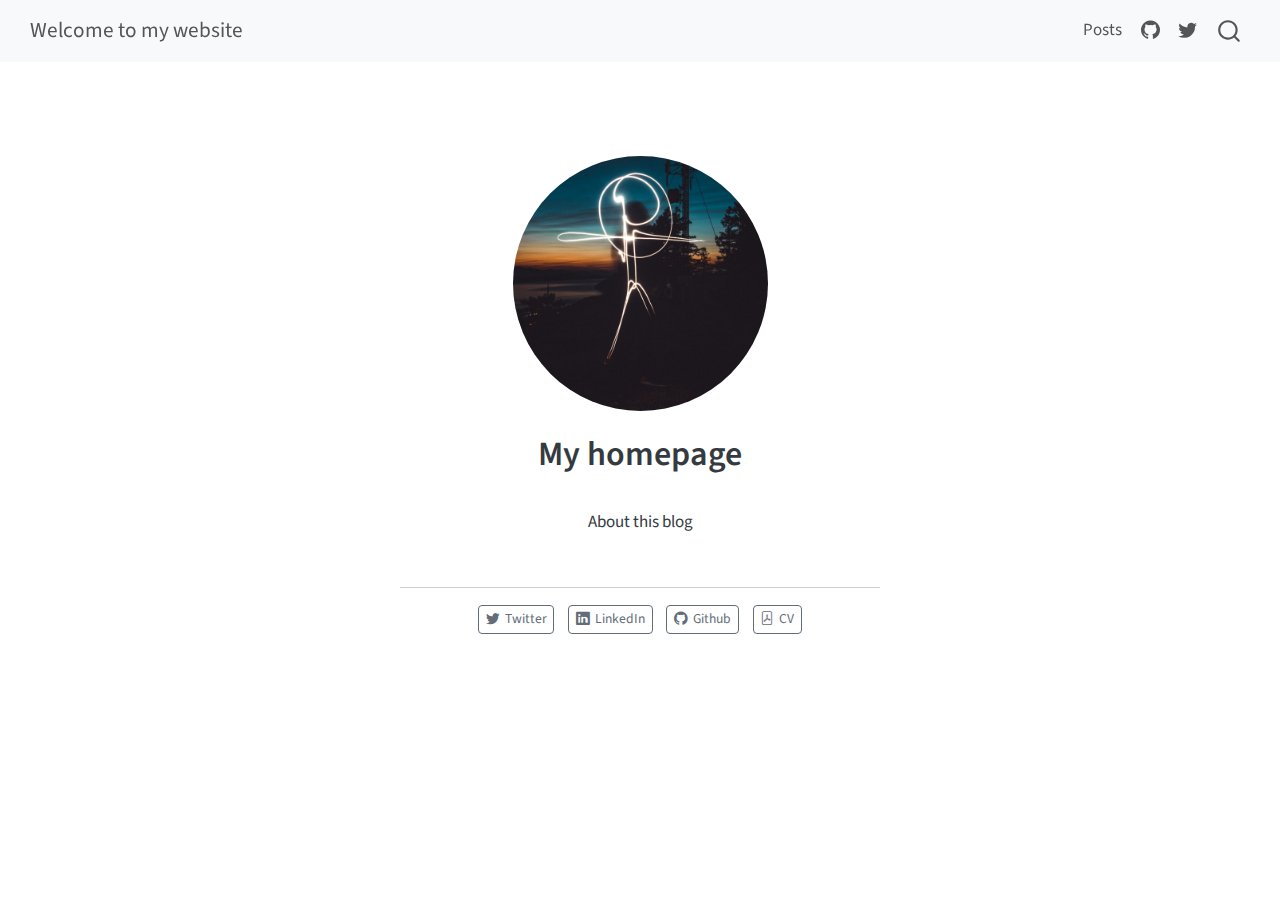
<file: index.html>
<!DOCTYPE html>
<html xmlns="http://www.w3.org/1999/xhtml" lang="en" xml:lang="en"><head>

<meta charset="utf-8">
<meta name="generator" content="quarto-1.7.26">

<meta name="viewport" content="width=device-width, initial-scale=1.0, user-scalable=yes">


<title>My homepage – Welcome to my website</title>
<style>
code{white-space: pre-wrap;}
span.smallcaps{font-variant: small-caps;}
div.columns{display: flex; gap: min(4vw, 1.5em);}
div.column{flex: auto; overflow-x: auto;}
div.hanging-indent{margin-left: 1.5em; text-indent: -1.5em;}
ul.task-list{list-style: none;}
ul.task-list li input[type="checkbox"] {
  width: 0.8em;
  margin: 0 0.8em 0.2em -1em; /* quarto-specific, see https://github.com/quarto-dev/quarto-cli/issues/4556 */ 
  vertical-align: middle;
}
</style>


<script src="site_libs/quarto-nav/quarto-nav.js"></script>
<script src="site_libs/quarto-nav/headroom.min.js"></script>
<script src="site_libs/clipboard/clipboard.min.js"></script>
<script src="site_libs/quarto-search/autocomplete.umd.js"></script>
<script src="site_libs/quarto-search/fuse.min.js"></script>
<script src="site_libs/quarto-search/quarto-search.js"></script>
<meta name="quarto:offset" content="./">
<script src="site_libs/quarto-html/quarto.js" type="module"></script>
<script src="site_libs/quarto-html/tabsets/tabsets.js" type="module"></script>
<script src="site_libs/quarto-html/popper.min.js"></script>
<script src="site_libs/quarto-html/tippy.umd.min.js"></script>
<link href="site_libs/quarto-html/tippy.css" rel="stylesheet">
<link href="site_libs/quarto-html/quarto-syntax-highlighting-53f539a478d6ecd1be31ce9fd30fd81c.css" rel="stylesheet" id="quarto-text-highlighting-styles">
<script src="site_libs/bootstrap/bootstrap.min.js"></script>
<link href="site_libs/bootstrap/bootstrap-icons.css" rel="stylesheet">
<link href="site_libs/bootstrap/bootstrap-dfb324f25d9b1687192fa8be62ac8f9c.min.css" rel="stylesheet" append-hash="true" id="quarto-bootstrap" data-mode="light">
<script id="quarto-search-options" type="application/json">{
  "location": "navbar",
  "copy-button": false,
  "collapse-after": 3,
  "panel-placement": "end",
  "type": "overlay",
  "limit": 50,
  "keyboard-shortcut": [
    "f",
    "/",
    "s"
  ],
  "show-item-context": false,
  "language": {
    "search-no-results-text": "No results",
    "search-matching-documents-text": "matching documents",
    "search-copy-link-title": "Copy link to search",
    "search-hide-matches-text": "Hide additional matches",
    "search-more-match-text": "more match in this document",
    "search-more-matches-text": "more matches in this document",
    "search-clear-button-title": "Clear",
    "search-text-placeholder": "",
    "search-detached-cancel-button-title": "Cancel",
    "search-submit-button-title": "Submit",
    "search-label": "Search"
  }
}</script>


<link rel="stylesheet" href="styles.css">
</head>

<body class="nav-fixed fullcontent quarto-light">

<div id="quarto-search-results"></div>
  <header id="quarto-header" class="headroom fixed-top">
    <nav class="navbar navbar-expand-lg " data-bs-theme="dark">
      <div class="navbar-container container-fluid">
      <div class="navbar-brand-container mx-auto">
    <a class="navbar-brand" href="./index.html">
    <span class="navbar-title">Welcome to my website</span>
    </a>
  </div>
            <div id="quarto-search" class="" title="Search"></div>
          <button class="navbar-toggler" type="button" data-bs-toggle="collapse" data-bs-target="#navbarCollapse" aria-controls="navbarCollapse" role="menu" aria-expanded="false" aria-label="Toggle navigation" onclick="if (window.quartoToggleHeadroom) { window.quartoToggleHeadroom(); }">
  <span class="navbar-toggler-icon"></span>
</button>
          <div class="collapse navbar-collapse" id="navbarCollapse">
            <ul class="navbar-nav navbar-nav-scroll ms-auto">
  <li class="nav-item">
    <a class="nav-link" href="./posts.html"> 
<span class="menu-text">Posts</span></a>
  </li>  
  <li class="nav-item compact">
    <a class="nav-link" href="https://github.com/kanaaraman"> <i class="bi bi-github" role="img">
</i> 
<span class="menu-text"></span></a>
  </li>  
  <li class="nav-item compact">
    <a class="nav-link" href="https://twitter.com"> <i class="bi bi-twitter" role="img">
</i> 
<span class="menu-text"></span></a>
  </li>  
</ul>
          </div> <!-- /navcollapse -->
            <div class="quarto-navbar-tools">
</div>
      </div> <!-- /container-fluid -->
    </nav>
</header>
<!-- content -->
<div id="quarto-content" class="quarto-container page-columns page-rows-contents page-layout-article page-navbar">
<!-- sidebar -->
<!-- margin-sidebar -->
    
<!-- main -->
<div class="quarto-about-jolla">
  <img src="profile.jpg" class="about-image
  round " style="height: 15em; width: 15em;">
 <header id="title-block-header" class="quarto-title-block default">
<div class="quarto-title">
<h1 class="title">My homepage</h1>
</div>
<div class="quarto-title-meta">
  </div>
</header><main class="content" id="quarto-document-content">
<p>About this blog</p>


</main> 
  <hr class="about-sep">
   <div class="about-links">
  <a href="https://twitter.com" class="about-link" rel="" target="">
    <i class="bi bi-twitter"></i>
     <span class="about-link-text">Twitter</span>
  </a>
  <a href="https://linkedin.com" class="about-link" rel="" target="">
    <i class="bi bi-linkedin"></i>
     <span class="about-link-text">LinkedIn</span>
  </a>
  <a href="https://github.com" class="about-link" rel="" target="">
    <i class="bi bi-github"></i>
     <span class="about-link-text">Github</span>
  </a>
  <a href="/assets/CV.pdf" class="about-link" rel="" target="">
    <i class="bi bi-file-pdf"></i>
     <span class="about-link-text">CV</span>
  </a>
</div>
</div>
 <!-- /main -->
<script id="quarto-html-after-body" type="application/javascript">
  window.document.addEventListener("DOMContentLoaded", function (event) {
    const isCodeAnnotation = (el) => {
      for (const clz of el.classList) {
        if (clz.startsWith('code-annotation-')) {                     
          return true;
        }
      }
      return false;
    }
    const onCopySuccess = function(e) {
      // button target
      const button = e.trigger;
      // don't keep focus
      button.blur();
      // flash "checked"
      button.classList.add('code-copy-button-checked');
      var currentTitle = button.getAttribute("title");
      button.setAttribute("title", "Copied!");
      let tooltip;
      if (window.bootstrap) {
        button.setAttribute("data-bs-toggle", "tooltip");
        button.setAttribute("data-bs-placement", "left");
        button.setAttribute("data-bs-title", "Copied!");
        tooltip = new bootstrap.Tooltip(button, 
          { trigger: "manual", 
            customClass: "code-copy-button-tooltip",
            offset: [0, -8]});
        tooltip.show();    
      }
      setTimeout(function() {
        if (tooltip) {
          tooltip.hide();
          button.removeAttribute("data-bs-title");
          button.removeAttribute("data-bs-toggle");
          button.removeAttribute("data-bs-placement");
        }
        button.setAttribute("title", currentTitle);
        button.classList.remove('code-copy-button-checked');
      }, 1000);
      // clear code selection
      e.clearSelection();
    }
    const getTextToCopy = function(trigger) {
        const codeEl = trigger.previousElementSibling.cloneNode(true);
        for (const childEl of codeEl.children) {
          if (isCodeAnnotation(childEl)) {
            childEl.remove();
          }
        }
        return codeEl.innerText;
    }
    const clipboard = new window.ClipboardJS('.code-copy-button:not([data-in-quarto-modal])', {
      text: getTextToCopy
    });
    clipboard.on('success', onCopySuccess);
    if (window.document.getElementById('quarto-embedded-source-code-modal')) {
      const clipboardModal = new window.ClipboardJS('.code-copy-button[data-in-quarto-modal]', {
        text: getTextToCopy,
        container: window.document.getElementById('quarto-embedded-source-code-modal')
      });
      clipboardModal.on('success', onCopySuccess);
    }
      var localhostRegex = new RegExp(/^(?:http|https):\/\/localhost\:?[0-9]*\//);
      var mailtoRegex = new RegExp(/^mailto:/);
        var filterRegex = new RegExp("https:\/\/kanaaraman\.github\.io\/");
      var isInternal = (href) => {
          return filterRegex.test(href) || localhostRegex.test(href) || mailtoRegex.test(href);
      }
      // Inspect non-navigation links and adorn them if external
     var links = window.document.querySelectorAll('a[href]:not(.nav-link):not(.navbar-brand):not(.toc-action):not(.sidebar-link):not(.sidebar-item-toggle):not(.pagination-link):not(.no-external):not([aria-hidden]):not(.dropdown-item):not(.quarto-navigation-tool):not(.about-link)');
      for (var i=0; i<links.length; i++) {
        const link = links[i];
        if (!isInternal(link.href)) {
          // undo the damage that might have been done by quarto-nav.js in the case of
          // links that we want to consider external
          if (link.dataset.originalHref !== undefined) {
            link.href = link.dataset.originalHref;
          }
        }
      }
    function tippyHover(el, contentFn, onTriggerFn, onUntriggerFn) {
      const config = {
        allowHTML: true,
        maxWidth: 500,
        delay: 100,
        arrow: false,
        appendTo: function(el) {
            return el.parentElement;
        },
        interactive: true,
        interactiveBorder: 10,
        theme: 'quarto',
        placement: 'bottom-start',
      };
      if (contentFn) {
        config.content = contentFn;
      }
      if (onTriggerFn) {
        config.onTrigger = onTriggerFn;
      }
      if (onUntriggerFn) {
        config.onUntrigger = onUntriggerFn;
      }
      window.tippy(el, config); 
    }
    const noterefs = window.document.querySelectorAll('a[role="doc-noteref"]');
    for (var i=0; i<noterefs.length; i++) {
      const ref = noterefs[i];
      tippyHover(ref, function() {
        // use id or data attribute instead here
        let href = ref.getAttribute('data-footnote-href') || ref.getAttribute('href');
        try { href = new URL(href).hash; } catch {}
        const id = href.replace(/^#\/?/, "");
        const note = window.document.getElementById(id);
        if (note) {
          return note.innerHTML;
        } else {
          return "";
        }
      });
    }
    const xrefs = window.document.querySelectorAll('a.quarto-xref');
    const processXRef = (id, note) => {
      // Strip column container classes
      const stripColumnClz = (el) => {
        el.classList.remove("page-full", "page-columns");
        if (el.children) {
          for (const child of el.children) {
            stripColumnClz(child);
          }
        }
      }
      stripColumnClz(note)
      if (id === null || id.startsWith('sec-')) {
        // Special case sections, only their first couple elements
        const container = document.createElement("div");
        if (note.children && note.children.length > 2) {
          container.appendChild(note.children[0].cloneNode(true));
          for (let i = 1; i < note.children.length; i++) {
            const child = note.children[i];
            if (child.tagName === "P" && child.innerText === "") {
              continue;
            } else {
              container.appendChild(child.cloneNode(true));
              break;
            }
          }
          if (window.Quarto?.typesetMath) {
            window.Quarto.typesetMath(container);
          }
          return container.innerHTML
        } else {
          if (window.Quarto?.typesetMath) {
            window.Quarto.typesetMath(note);
          }
          return note.innerHTML;
        }
      } else {
        // Remove any anchor links if they are present
        const anchorLink = note.querySelector('a.anchorjs-link');
        if (anchorLink) {
          anchorLink.remove();
        }
        if (window.Quarto?.typesetMath) {
          window.Quarto.typesetMath(note);
        }
        if (note.classList.contains("callout")) {
          return note.outerHTML;
        } else {
          return note.innerHTML;
        }
      }
    }
    for (var i=0; i<xrefs.length; i++) {
      const xref = xrefs[i];
      tippyHover(xref, undefined, function(instance) {
        instance.disable();
        let url = xref.getAttribute('href');
        let hash = undefined; 
        if (url.startsWith('#')) {
          hash = url;
        } else {
          try { hash = new URL(url).hash; } catch {}
        }
        if (hash) {
          const id = hash.replace(/^#\/?/, "");
          const note = window.document.getElementById(id);
          if (note !== null) {
            try {
              const html = processXRef(id, note.cloneNode(true));
              instance.setContent(html);
            } finally {
              instance.enable();
              instance.show();
            }
          } else {
            // See if we can fetch this
            fetch(url.split('#')[0])
            .then(res => res.text())
            .then(html => {
              const parser = new DOMParser();
              const htmlDoc = parser.parseFromString(html, "text/html");
              const note = htmlDoc.getElementById(id);
              if (note !== null) {
                const html = processXRef(id, note);
                instance.setContent(html);
              } 
            }).finally(() => {
              instance.enable();
              instance.show();
            });
          }
        } else {
          // See if we can fetch a full url (with no hash to target)
          // This is a special case and we should probably do some content thinning / targeting
          fetch(url)
          .then(res => res.text())
          .then(html => {
            const parser = new DOMParser();
            const htmlDoc = parser.parseFromString(html, "text/html");
            const note = htmlDoc.querySelector('main.content');
            if (note !== null) {
              // This should only happen for chapter cross references
              // (since there is no id in the URL)
              // remove the first header
              if (note.children.length > 0 && note.children[0].tagName === "HEADER") {
                note.children[0].remove();
              }
              const html = processXRef(null, note);
              instance.setContent(html);
            } 
          }).finally(() => {
            instance.enable();
            instance.show();
          });
        }
      }, function(instance) {
      });
    }
        let selectedAnnoteEl;
        const selectorForAnnotation = ( cell, annotation) => {
          let cellAttr = 'data-code-cell="' + cell + '"';
          let lineAttr = 'data-code-annotation="' +  annotation + '"';
          const selector = 'span[' + cellAttr + '][' + lineAttr + ']';
          return selector;
        }
        const selectCodeLines = (annoteEl) => {
          const doc = window.document;
          const targetCell = annoteEl.getAttribute("data-target-cell");
          const targetAnnotation = annoteEl.getAttribute("data-target-annotation");
          const annoteSpan = window.document.querySelector(selectorForAnnotation(targetCell, targetAnnotation));
          const lines = annoteSpan.getAttribute("data-code-lines").split(",");
          const lineIds = lines.map((line) => {
            return targetCell + "-" + line;
          })
          let top = null;
          let height = null;
          let parent = null;
          if (lineIds.length > 0) {
              //compute the position of the single el (top and bottom and make a div)
              const el = window.document.getElementById(lineIds[0]);
              top = el.offsetTop;
              height = el.offsetHeight;
              parent = el.parentElement.parentElement;
            if (lineIds.length > 1) {
              const lastEl = window.document.getElementById(lineIds[lineIds.length - 1]);
              const bottom = lastEl.offsetTop + lastEl.offsetHeight;
              height = bottom - top;
            }
            if (top !== null && height !== null && parent !== null) {
              // cook up a div (if necessary) and position it 
              let div = window.document.getElementById("code-annotation-line-highlight");
              if (div === null) {
                div = window.document.createElement("div");
                div.setAttribute("id", "code-annotation-line-highlight");
                div.style.position = 'absolute';
                parent.appendChild(div);
              }
              div.style.top = top - 2 + "px";
              div.style.height = height + 4 + "px";
              div.style.left = 0;
              let gutterDiv = window.document.getElementById("code-annotation-line-highlight-gutter");
              if (gutterDiv === null) {
                gutterDiv = window.document.createElement("div");
                gutterDiv.setAttribute("id", "code-annotation-line-highlight-gutter");
                gutterDiv.style.position = 'absolute';
                const codeCell = window.document.getElementById(targetCell);
                const gutter = codeCell.querySelector('.code-annotation-gutter');
                gutter.appendChild(gutterDiv);
              }
              gutterDiv.style.top = top - 2 + "px";
              gutterDiv.style.height = height + 4 + "px";
            }
            selectedAnnoteEl = annoteEl;
          }
        };
        const unselectCodeLines = () => {
          const elementsIds = ["code-annotation-line-highlight", "code-annotation-line-highlight-gutter"];
          elementsIds.forEach((elId) => {
            const div = window.document.getElementById(elId);
            if (div) {
              div.remove();
            }
          });
          selectedAnnoteEl = undefined;
        };
          // Handle positioning of the toggle
      window.addEventListener(
        "resize",
        throttle(() => {
          elRect = undefined;
          if (selectedAnnoteEl) {
            selectCodeLines(selectedAnnoteEl);
          }
        }, 10)
      );
      function throttle(fn, ms) {
      let throttle = false;
      let timer;
        return (...args) => {
          if(!throttle) { // first call gets through
              fn.apply(this, args);
              throttle = true;
          } else { // all the others get throttled
              if(timer) clearTimeout(timer); // cancel #2
              timer = setTimeout(() => {
                fn.apply(this, args);
                timer = throttle = false;
              }, ms);
          }
        };
      }
        // Attach click handler to the DT
        const annoteDls = window.document.querySelectorAll('dt[data-target-cell]');
        for (const annoteDlNode of annoteDls) {
          annoteDlNode.addEventListener('click', (event) => {
            const clickedEl = event.target;
            if (clickedEl !== selectedAnnoteEl) {
              unselectCodeLines();
              const activeEl = window.document.querySelector('dt[data-target-cell].code-annotation-active');
              if (activeEl) {
                activeEl.classList.remove('code-annotation-active');
              }
              selectCodeLines(clickedEl);
              clickedEl.classList.add('code-annotation-active');
            } else {
              // Unselect the line
              unselectCodeLines();
              clickedEl.classList.remove('code-annotation-active');
            }
          });
        }
    const findCites = (el) => {
      const parentEl = el.parentElement;
      if (parentEl) {
        const cites = parentEl.dataset.cites;
        if (cites) {
          return {
            el,
            cites: cites.split(' ')
          };
        } else {
          return findCites(el.parentElement)
        }
      } else {
        return undefined;
      }
    };
    var bibliorefs = window.document.querySelectorAll('a[role="doc-biblioref"]');
    for (var i=0; i<bibliorefs.length; i++) {
      const ref = bibliorefs[i];
      const citeInfo = findCites(ref);
      if (citeInfo) {
        tippyHover(citeInfo.el, function() {
          var popup = window.document.createElement('div');
          citeInfo.cites.forEach(function(cite) {
            var citeDiv = window.document.createElement('div');
            citeDiv.classList.add('hanging-indent');
            citeDiv.classList.add('csl-entry');
            var biblioDiv = window.document.getElementById('ref-' + cite);
            if (biblioDiv) {
              citeDiv.innerHTML = biblioDiv.innerHTML;
            }
            popup.appendChild(citeDiv);
          });
          return popup.innerHTML;
        });
      }
    }
  });
  </script>
</div> <!-- /content -->




</body></html>
</file>
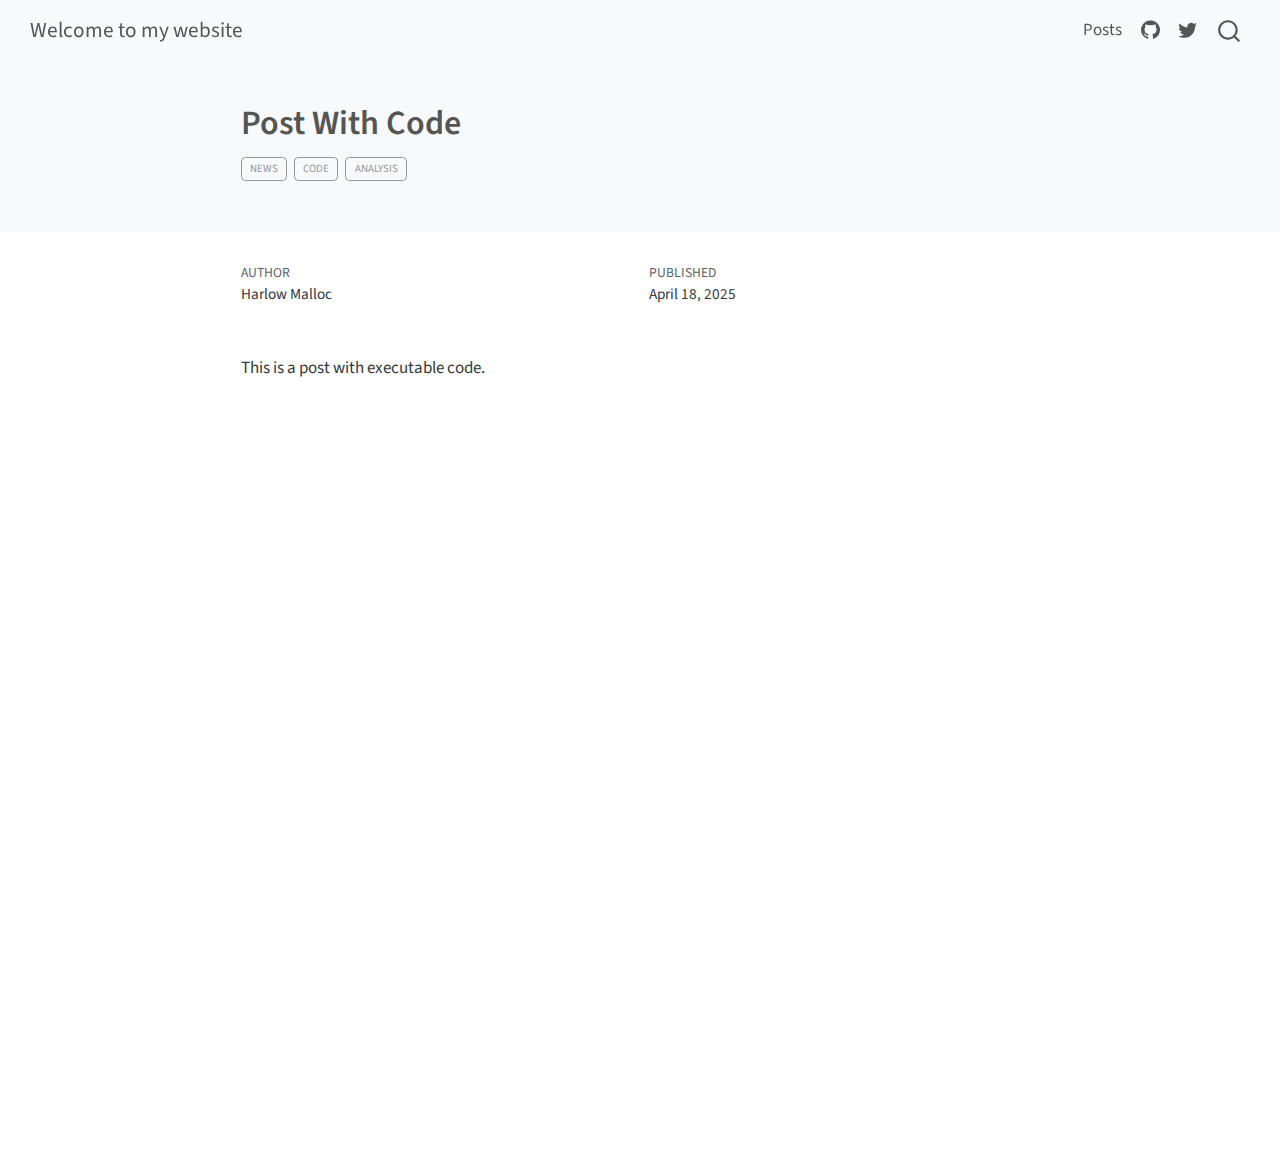
<file: posts/post-with-code/index.html>
<!DOCTYPE html>
<html xmlns="http://www.w3.org/1999/xhtml" lang="en" xml:lang="en"><head>

<meta charset="utf-8">
<meta name="generator" content="quarto-1.7.26">

<meta name="viewport" content="width=device-width, initial-scale=1.0, user-scalable=yes">

<meta name="author" content="Harlow Malloc">
<meta name="dcterms.date" content="2025-04-18">

<title>Post With Code – Welcome to my website</title>
<style>
code{white-space: pre-wrap;}
span.smallcaps{font-variant: small-caps;}
div.columns{display: flex; gap: min(4vw, 1.5em);}
div.column{flex: auto; overflow-x: auto;}
div.hanging-indent{margin-left: 1.5em; text-indent: -1.5em;}
ul.task-list{list-style: none;}
ul.task-list li input[type="checkbox"] {
  width: 0.8em;
  margin: 0 0.8em 0.2em -1em; /* quarto-specific, see https://github.com/quarto-dev/quarto-cli/issues/4556 */ 
  vertical-align: middle;
}
</style>


<script src="../../site_libs/quarto-nav/quarto-nav.js"></script>
<script src="../../site_libs/quarto-nav/headroom.min.js"></script>
<script src="../../site_libs/clipboard/clipboard.min.js"></script>
<script src="../../site_libs/quarto-search/autocomplete.umd.js"></script>
<script src="../../site_libs/quarto-search/fuse.min.js"></script>
<script src="../../site_libs/quarto-search/quarto-search.js"></script>
<meta name="quarto:offset" content="../../">
<script src="../../site_libs/quarto-html/quarto.js" type="module"></script>
<script src="../../site_libs/quarto-html/tabsets/tabsets.js" type="module"></script>
<script src="../../site_libs/quarto-html/popper.min.js"></script>
<script src="../../site_libs/quarto-html/tippy.umd.min.js"></script>
<script src="../../site_libs/quarto-html/anchor.min.js"></script>
<link href="../../site_libs/quarto-html/tippy.css" rel="stylesheet">
<link href="../../site_libs/quarto-html/quarto-syntax-highlighting-53f539a478d6ecd1be31ce9fd30fd81c.css" rel="stylesheet" id="quarto-text-highlighting-styles">
<script src="../../site_libs/bootstrap/bootstrap.min.js"></script>
<link href="../../site_libs/bootstrap/bootstrap-icons.css" rel="stylesheet">
<link href="../../site_libs/bootstrap/bootstrap-dfb324f25d9b1687192fa8be62ac8f9c.min.css" rel="stylesheet" append-hash="true" id="quarto-bootstrap" data-mode="light">
<script id="quarto-search-options" type="application/json">{
  "location": "navbar",
  "copy-button": false,
  "collapse-after": 3,
  "panel-placement": "end",
  "type": "overlay",
  "limit": 50,
  "keyboard-shortcut": [
    "f",
    "/",
    "s"
  ],
  "show-item-context": false,
  "language": {
    "search-no-results-text": "No results",
    "search-matching-documents-text": "matching documents",
    "search-copy-link-title": "Copy link to search",
    "search-hide-matches-text": "Hide additional matches",
    "search-more-match-text": "more match in this document",
    "search-more-matches-text": "more matches in this document",
    "search-clear-button-title": "Clear",
    "search-text-placeholder": "",
    "search-detached-cancel-button-title": "Cancel",
    "search-submit-button-title": "Submit",
    "search-label": "Search"
  }
}</script>


<link rel="stylesheet" href="../../styles.css">
</head>

<body class="nav-fixed fullcontent quarto-light">

<div id="quarto-search-results"></div>
  <header id="quarto-header" class="headroom fixed-top quarto-banner">
    <nav class="navbar navbar-expand-lg " data-bs-theme="dark">
      <div class="navbar-container container-fluid">
      <div class="navbar-brand-container mx-auto">
    <a class="navbar-brand" href="../../index.html">
    <span class="navbar-title">Welcome to my website</span>
    </a>
  </div>
            <div id="quarto-search" class="" title="Search"></div>
          <button class="navbar-toggler" type="button" data-bs-toggle="collapse" data-bs-target="#navbarCollapse" aria-controls="navbarCollapse" role="menu" aria-expanded="false" aria-label="Toggle navigation" onclick="if (window.quartoToggleHeadroom) { window.quartoToggleHeadroom(); }">
  <span class="navbar-toggler-icon"></span>
</button>
          <div class="collapse navbar-collapse" id="navbarCollapse">
            <ul class="navbar-nav navbar-nav-scroll ms-auto">
  <li class="nav-item">
    <a class="nav-link" href="../../posts.html"> 
<span class="menu-text">Posts</span></a>
  </li>  
  <li class="nav-item compact">
    <a class="nav-link" href="https://github.com/kanaaraman"> <i class="bi bi-github" role="img">
</i> 
<span class="menu-text"></span></a>
  </li>  
  <li class="nav-item compact">
    <a class="nav-link" href="https://twitter.com"> <i class="bi bi-twitter" role="img">
</i> 
<span class="menu-text"></span></a>
  </li>  
</ul>
          </div> <!-- /navcollapse -->
            <div class="quarto-navbar-tools">
</div>
      </div> <!-- /container-fluid -->
    </nav>
</header>
<!-- content -->
<header id="title-block-header" class="quarto-title-block default page-columns page-full">
  <div class="quarto-title-banner page-columns page-full">
    <div class="quarto-title column-body">
      <h1 class="title">Post With Code</h1>
                                <div class="quarto-categories">
                <div class="quarto-category">news</div>
                <div class="quarto-category">code</div>
                <div class="quarto-category">analysis</div>
              </div>
                  </div>
  </div>
    
  
  <div class="quarto-title-meta">

      <div>
      <div class="quarto-title-meta-heading">Author</div>
      <div class="quarto-title-meta-contents">
               <p>Harlow Malloc </p>
            </div>
    </div>
      
      <div>
      <div class="quarto-title-meta-heading">Published</div>
      <div class="quarto-title-meta-contents">
        <p class="date">April 18, 2025</p>
      </div>
    </div>
    
      
    </div>
    
  
  </header><div id="quarto-content" class="quarto-container page-columns page-rows-contents page-layout-article page-navbar">
<!-- sidebar -->
<!-- margin-sidebar -->
    
<!-- main -->
<main class="content quarto-banner-title-block" id="quarto-document-content">





<p>This is a post with executable code.</p>



</main> <!-- /main -->
<script id="quarto-html-after-body" type="application/javascript">
  window.document.addEventListener("DOMContentLoaded", function (event) {
    const icon = "";
    const anchorJS = new window.AnchorJS();
    anchorJS.options = {
      placement: 'right',
      icon: icon
    };
    anchorJS.add('.anchored');
    const isCodeAnnotation = (el) => {
      for (const clz of el.classList) {
        if (clz.startsWith('code-annotation-')) {                     
          return true;
        }
      }
      return false;
    }
    const onCopySuccess = function(e) {
      // button target
      const button = e.trigger;
      // don't keep focus
      button.blur();
      // flash "checked"
      button.classList.add('code-copy-button-checked');
      var currentTitle = button.getAttribute("title");
      button.setAttribute("title", "Copied!");
      let tooltip;
      if (window.bootstrap) {
        button.setAttribute("data-bs-toggle", "tooltip");
        button.setAttribute("data-bs-placement", "left");
        button.setAttribute("data-bs-title", "Copied!");
        tooltip = new bootstrap.Tooltip(button, 
          { trigger: "manual", 
            customClass: "code-copy-button-tooltip",
            offset: [0, -8]});
        tooltip.show();    
      }
      setTimeout(function() {
        if (tooltip) {
          tooltip.hide();
          button.removeAttribute("data-bs-title");
          button.removeAttribute("data-bs-toggle");
          button.removeAttribute("data-bs-placement");
        }
        button.setAttribute("title", currentTitle);
        button.classList.remove('code-copy-button-checked');
      }, 1000);
      // clear code selection
      e.clearSelection();
    }
    const getTextToCopy = function(trigger) {
        const codeEl = trigger.previousElementSibling.cloneNode(true);
        for (const childEl of codeEl.children) {
          if (isCodeAnnotation(childEl)) {
            childEl.remove();
          }
        }
        return codeEl.innerText;
    }
    const clipboard = new window.ClipboardJS('.code-copy-button:not([data-in-quarto-modal])', {
      text: getTextToCopy
    });
    clipboard.on('success', onCopySuccess);
    if (window.document.getElementById('quarto-embedded-source-code-modal')) {
      const clipboardModal = new window.ClipboardJS('.code-copy-button[data-in-quarto-modal]', {
        text: getTextToCopy,
        container: window.document.getElementById('quarto-embedded-source-code-modal')
      });
      clipboardModal.on('success', onCopySuccess);
    }
      var localhostRegex = new RegExp(/^(?:http|https):\/\/localhost\:?[0-9]*\//);
      var mailtoRegex = new RegExp(/^mailto:/);
        var filterRegex = new RegExp("https:\/\/kanaaraman\.github\.io\/");
      var isInternal = (href) => {
          return filterRegex.test(href) || localhostRegex.test(href) || mailtoRegex.test(href);
      }
      // Inspect non-navigation links and adorn them if external
     var links = window.document.querySelectorAll('a[href]:not(.nav-link):not(.navbar-brand):not(.toc-action):not(.sidebar-link):not(.sidebar-item-toggle):not(.pagination-link):not(.no-external):not([aria-hidden]):not(.dropdown-item):not(.quarto-navigation-tool):not(.about-link)');
      for (var i=0; i<links.length; i++) {
        const link = links[i];
        if (!isInternal(link.href)) {
          // undo the damage that might have been done by quarto-nav.js in the case of
          // links that we want to consider external
          if (link.dataset.originalHref !== undefined) {
            link.href = link.dataset.originalHref;
          }
        }
      }
    function tippyHover(el, contentFn, onTriggerFn, onUntriggerFn) {
      const config = {
        allowHTML: true,
        maxWidth: 500,
        delay: 100,
        arrow: false,
        appendTo: function(el) {
            return el.parentElement;
        },
        interactive: true,
        interactiveBorder: 10,
        theme: 'quarto',
        placement: 'bottom-start',
      };
      if (contentFn) {
        config.content = contentFn;
      }
      if (onTriggerFn) {
        config.onTrigger = onTriggerFn;
      }
      if (onUntriggerFn) {
        config.onUntrigger = onUntriggerFn;
      }
      window.tippy(el, config); 
    }
    const noterefs = window.document.querySelectorAll('a[role="doc-noteref"]');
    for (var i=0; i<noterefs.length; i++) {
      const ref = noterefs[i];
      tippyHover(ref, function() {
        // use id or data attribute instead here
        let href = ref.getAttribute('data-footnote-href') || ref.getAttribute('href');
        try { href = new URL(href).hash; } catch {}
        const id = href.replace(/^#\/?/, "");
        const note = window.document.getElementById(id);
        if (note) {
          return note.innerHTML;
        } else {
          return "";
        }
      });
    }
    const xrefs = window.document.querySelectorAll('a.quarto-xref');
    const processXRef = (id, note) => {
      // Strip column container classes
      const stripColumnClz = (el) => {
        el.classList.remove("page-full", "page-columns");
        if (el.children) {
          for (const child of el.children) {
            stripColumnClz(child);
          }
        }
      }
      stripColumnClz(note)
      if (id === null || id.startsWith('sec-')) {
        // Special case sections, only their first couple elements
        const container = document.createElement("div");
        if (note.children && note.children.length > 2) {
          container.appendChild(note.children[0].cloneNode(true));
          for (let i = 1; i < note.children.length; i++) {
            const child = note.children[i];
            if (child.tagName === "P" && child.innerText === "") {
              continue;
            } else {
              container.appendChild(child.cloneNode(true));
              break;
            }
          }
          if (window.Quarto?.typesetMath) {
            window.Quarto.typesetMath(container);
          }
          return container.innerHTML
        } else {
          if (window.Quarto?.typesetMath) {
            window.Quarto.typesetMath(note);
          }
          return note.innerHTML;
        }
      } else {
        // Remove any anchor links if they are present
        const anchorLink = note.querySelector('a.anchorjs-link');
        if (anchorLink) {
          anchorLink.remove();
        }
        if (window.Quarto?.typesetMath) {
          window.Quarto.typesetMath(note);
        }
        if (note.classList.contains("callout")) {
          return note.outerHTML;
        } else {
          return note.innerHTML;
        }
      }
    }
    for (var i=0; i<xrefs.length; i++) {
      const xref = xrefs[i];
      tippyHover(xref, undefined, function(instance) {
        instance.disable();
        let url = xref.getAttribute('href');
        let hash = undefined; 
        if (url.startsWith('#')) {
          hash = url;
        } else {
          try { hash = new URL(url).hash; } catch {}
        }
        if (hash) {
          const id = hash.replace(/^#\/?/, "");
          const note = window.document.getElementById(id);
          if (note !== null) {
            try {
              const html = processXRef(id, note.cloneNode(true));
              instance.setContent(html);
            } finally {
              instance.enable();
              instance.show();
            }
          } else {
            // See if we can fetch this
            fetch(url.split('#')[0])
            .then(res => res.text())
            .then(html => {
              const parser = new DOMParser();
              const htmlDoc = parser.parseFromString(html, "text/html");
              const note = htmlDoc.getElementById(id);
              if (note !== null) {
                const html = processXRef(id, note);
                instance.setContent(html);
              } 
            }).finally(() => {
              instance.enable();
              instance.show();
            });
          }
        } else {
          // See if we can fetch a full url (with no hash to target)
          // This is a special case and we should probably do some content thinning / targeting
          fetch(url)
          .then(res => res.text())
          .then(html => {
            const parser = new DOMParser();
            const htmlDoc = parser.parseFromString(html, "text/html");
            const note = htmlDoc.querySelector('main.content');
            if (note !== null) {
              // This should only happen for chapter cross references
              // (since there is no id in the URL)
              // remove the first header
              if (note.children.length > 0 && note.children[0].tagName === "HEADER") {
                note.children[0].remove();
              }
              const html = processXRef(null, note);
              instance.setContent(html);
            } 
          }).finally(() => {
            instance.enable();
            instance.show();
          });
        }
      }, function(instance) {
      });
    }
        let selectedAnnoteEl;
        const selectorForAnnotation = ( cell, annotation) => {
          let cellAttr = 'data-code-cell="' + cell + '"';
          let lineAttr = 'data-code-annotation="' +  annotation + '"';
          const selector = 'span[' + cellAttr + '][' + lineAttr + ']';
          return selector;
        }
        const selectCodeLines = (annoteEl) => {
          const doc = window.document;
          const targetCell = annoteEl.getAttribute("data-target-cell");
          const targetAnnotation = annoteEl.getAttribute("data-target-annotation");
          const annoteSpan = window.document.querySelector(selectorForAnnotation(targetCell, targetAnnotation));
          const lines = annoteSpan.getAttribute("data-code-lines").split(",");
          const lineIds = lines.map((line) => {
            return targetCell + "-" + line;
          })
          let top = null;
          let height = null;
          let parent = null;
          if (lineIds.length > 0) {
              //compute the position of the single el (top and bottom and make a div)
              const el = window.document.getElementById(lineIds[0]);
              top = el.offsetTop;
              height = el.offsetHeight;
              parent = el.parentElement.parentElement;
            if (lineIds.length > 1) {
              const lastEl = window.document.getElementById(lineIds[lineIds.length - 1]);
              const bottom = lastEl.offsetTop + lastEl.offsetHeight;
              height = bottom - top;
            }
            if (top !== null && height !== null && parent !== null) {
              // cook up a div (if necessary) and position it 
              let div = window.document.getElementById("code-annotation-line-highlight");
              if (div === null) {
                div = window.document.createElement("div");
                div.setAttribute("id", "code-annotation-line-highlight");
                div.style.position = 'absolute';
                parent.appendChild(div);
              }
              div.style.top = top - 2 + "px";
              div.style.height = height + 4 + "px";
              div.style.left = 0;
              let gutterDiv = window.document.getElementById("code-annotation-line-highlight-gutter");
              if (gutterDiv === null) {
                gutterDiv = window.document.createElement("div");
                gutterDiv.setAttribute("id", "code-annotation-line-highlight-gutter");
                gutterDiv.style.position = 'absolute';
                const codeCell = window.document.getElementById(targetCell);
                const gutter = codeCell.querySelector('.code-annotation-gutter');
                gutter.appendChild(gutterDiv);
              }
              gutterDiv.style.top = top - 2 + "px";
              gutterDiv.style.height = height + 4 + "px";
            }
            selectedAnnoteEl = annoteEl;
          }
        };
        const unselectCodeLines = () => {
          const elementsIds = ["code-annotation-line-highlight", "code-annotation-line-highlight-gutter"];
          elementsIds.forEach((elId) => {
            const div = window.document.getElementById(elId);
            if (div) {
              div.remove();
            }
          });
          selectedAnnoteEl = undefined;
        };
          // Handle positioning of the toggle
      window.addEventListener(
        "resize",
        throttle(() => {
          elRect = undefined;
          if (selectedAnnoteEl) {
            selectCodeLines(selectedAnnoteEl);
          }
        }, 10)
      );
      function throttle(fn, ms) {
      let throttle = false;
      let timer;
        return (...args) => {
          if(!throttle) { // first call gets through
              fn.apply(this, args);
              throttle = true;
          } else { // all the others get throttled
              if(timer) clearTimeout(timer); // cancel #2
              timer = setTimeout(() => {
                fn.apply(this, args);
                timer = throttle = false;
              }, ms);
          }
        };
      }
        // Attach click handler to the DT
        const annoteDls = window.document.querySelectorAll('dt[data-target-cell]');
        for (const annoteDlNode of annoteDls) {
          annoteDlNode.addEventListener('click', (event) => {
            const clickedEl = event.target;
            if (clickedEl !== selectedAnnoteEl) {
              unselectCodeLines();
              const activeEl = window.document.querySelector('dt[data-target-cell].code-annotation-active');
              if (activeEl) {
                activeEl.classList.remove('code-annotation-active');
              }
              selectCodeLines(clickedEl);
              clickedEl.classList.add('code-annotation-active');
            } else {
              // Unselect the line
              unselectCodeLines();
              clickedEl.classList.remove('code-annotation-active');
            }
          });
        }
    const findCites = (el) => {
      const parentEl = el.parentElement;
      if (parentEl) {
        const cites = parentEl.dataset.cites;
        if (cites) {
          return {
            el,
            cites: cites.split(' ')
          };
        } else {
          return findCites(el.parentElement)
        }
      } else {
        return undefined;
      }
    };
    var bibliorefs = window.document.querySelectorAll('a[role="doc-biblioref"]');
    for (var i=0; i<bibliorefs.length; i++) {
      const ref = bibliorefs[i];
      const citeInfo = findCites(ref);
      if (citeInfo) {
        tippyHover(citeInfo.el, function() {
          var popup = window.document.createElement('div');
          citeInfo.cites.forEach(function(cite) {
            var citeDiv = window.document.createElement('div');
            citeDiv.classList.add('hanging-indent');
            citeDiv.classList.add('csl-entry');
            var biblioDiv = window.document.getElementById('ref-' + cite);
            if (biblioDiv) {
              citeDiv.innerHTML = biblioDiv.innerHTML;
            }
            popup.appendChild(citeDiv);
          });
          return popup.innerHTML;
        });
      }
    }
  });
  </script>
</div> <!-- /content -->




</body></html>
</file>
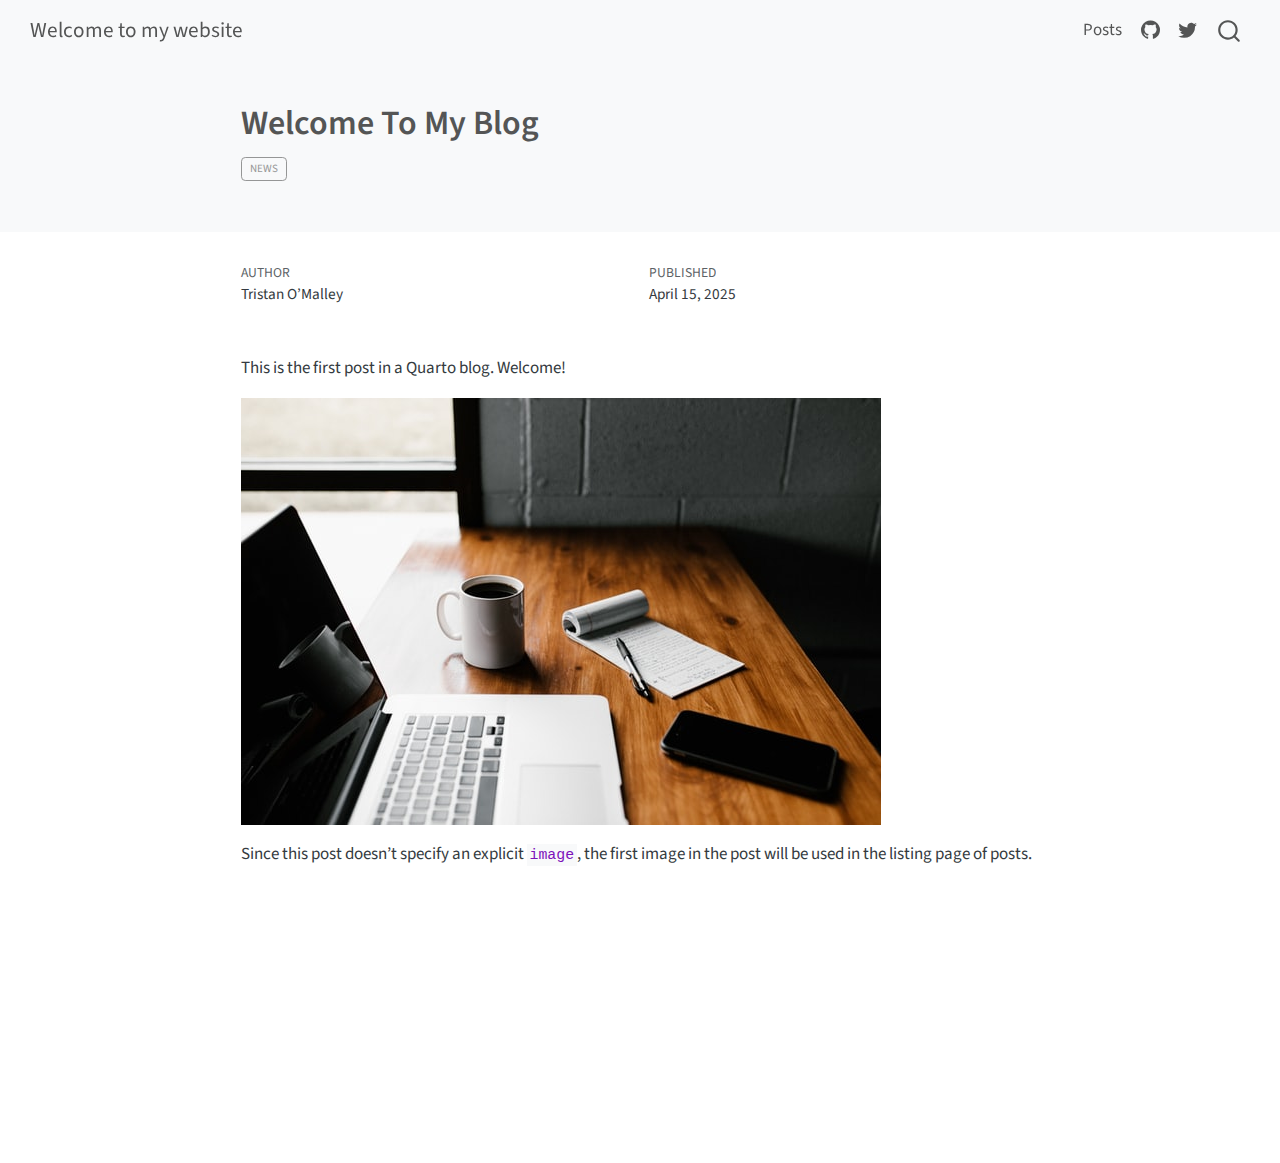
<file: posts/welcome/index.html>
<!DOCTYPE html>
<html xmlns="http://www.w3.org/1999/xhtml" lang="en" xml:lang="en"><head>

<meta charset="utf-8">
<meta name="generator" content="quarto-1.7.26">

<meta name="viewport" content="width=device-width, initial-scale=1.0, user-scalable=yes">

<meta name="author" content="Tristan O’Malley">
<meta name="dcterms.date" content="2025-04-15">

<title>Welcome To My Blog – Welcome to my website</title>
<style>
code{white-space: pre-wrap;}
span.smallcaps{font-variant: small-caps;}
div.columns{display: flex; gap: min(4vw, 1.5em);}
div.column{flex: auto; overflow-x: auto;}
div.hanging-indent{margin-left: 1.5em; text-indent: -1.5em;}
ul.task-list{list-style: none;}
ul.task-list li input[type="checkbox"] {
  width: 0.8em;
  margin: 0 0.8em 0.2em -1em; /* quarto-specific, see https://github.com/quarto-dev/quarto-cli/issues/4556 */ 
  vertical-align: middle;
}
</style>


<script src="../../site_libs/quarto-nav/quarto-nav.js"></script>
<script src="../../site_libs/quarto-nav/headroom.min.js"></script>
<script src="../../site_libs/clipboard/clipboard.min.js"></script>
<script src="../../site_libs/quarto-search/autocomplete.umd.js"></script>
<script src="../../site_libs/quarto-search/fuse.min.js"></script>
<script src="../../site_libs/quarto-search/quarto-search.js"></script>
<meta name="quarto:offset" content="../../">
<script src="../../site_libs/quarto-html/quarto.js" type="module"></script>
<script src="../../site_libs/quarto-html/tabsets/tabsets.js" type="module"></script>
<script src="../../site_libs/quarto-html/popper.min.js"></script>
<script src="../../site_libs/quarto-html/tippy.umd.min.js"></script>
<script src="../../site_libs/quarto-html/anchor.min.js"></script>
<link href="../../site_libs/quarto-html/tippy.css" rel="stylesheet">
<link href="../../site_libs/quarto-html/quarto-syntax-highlighting-53f539a478d6ecd1be31ce9fd30fd81c.css" rel="stylesheet" id="quarto-text-highlighting-styles">
<script src="../../site_libs/bootstrap/bootstrap.min.js"></script>
<link href="../../site_libs/bootstrap/bootstrap-icons.css" rel="stylesheet">
<link href="../../site_libs/bootstrap/bootstrap-dfb324f25d9b1687192fa8be62ac8f9c.min.css" rel="stylesheet" append-hash="true" id="quarto-bootstrap" data-mode="light">
<script id="quarto-search-options" type="application/json">{
  "location": "navbar",
  "copy-button": false,
  "collapse-after": 3,
  "panel-placement": "end",
  "type": "overlay",
  "limit": 50,
  "keyboard-shortcut": [
    "f",
    "/",
    "s"
  ],
  "show-item-context": false,
  "language": {
    "search-no-results-text": "No results",
    "search-matching-documents-text": "matching documents",
    "search-copy-link-title": "Copy link to search",
    "search-hide-matches-text": "Hide additional matches",
    "search-more-match-text": "more match in this document",
    "search-more-matches-text": "more matches in this document",
    "search-clear-button-title": "Clear",
    "search-text-placeholder": "",
    "search-detached-cancel-button-title": "Cancel",
    "search-submit-button-title": "Submit",
    "search-label": "Search"
  }
}</script>


<link rel="stylesheet" href="../../styles.css">
</head>

<body class="nav-fixed fullcontent quarto-light">

<div id="quarto-search-results"></div>
  <header id="quarto-header" class="headroom fixed-top quarto-banner">
    <nav class="navbar navbar-expand-lg " data-bs-theme="dark">
      <div class="navbar-container container-fluid">
      <div class="navbar-brand-container mx-auto">
    <a class="navbar-brand" href="../../index.html">
    <span class="navbar-title">Welcome to my website</span>
    </a>
  </div>
            <div id="quarto-search" class="" title="Search"></div>
          <button class="navbar-toggler" type="button" data-bs-toggle="collapse" data-bs-target="#navbarCollapse" aria-controls="navbarCollapse" role="menu" aria-expanded="false" aria-label="Toggle navigation" onclick="if (window.quartoToggleHeadroom) { window.quartoToggleHeadroom(); }">
  <span class="navbar-toggler-icon"></span>
</button>
          <div class="collapse navbar-collapse" id="navbarCollapse">
            <ul class="navbar-nav navbar-nav-scroll ms-auto">
  <li class="nav-item">
    <a class="nav-link" href="../../posts.html"> 
<span class="menu-text">Posts</span></a>
  </li>  
  <li class="nav-item compact">
    <a class="nav-link" href="https://github.com/kanaaraman"> <i class="bi bi-github" role="img">
</i> 
<span class="menu-text"></span></a>
  </li>  
  <li class="nav-item compact">
    <a class="nav-link" href="https://twitter.com"> <i class="bi bi-twitter" role="img">
</i> 
<span class="menu-text"></span></a>
  </li>  
</ul>
          </div> <!-- /navcollapse -->
            <div class="quarto-navbar-tools">
</div>
      </div> <!-- /container-fluid -->
    </nav>
</header>
<!-- content -->
<header id="title-block-header" class="quarto-title-block default page-columns page-full">
  <div class="quarto-title-banner page-columns page-full">
    <div class="quarto-title column-body">
      <h1 class="title">Welcome To My Blog</h1>
                                <div class="quarto-categories">
                <div class="quarto-category">news</div>
              </div>
                  </div>
  </div>
    
  
  <div class="quarto-title-meta">

      <div>
      <div class="quarto-title-meta-heading">Author</div>
      <div class="quarto-title-meta-contents">
               <p>Tristan O’Malley </p>
            </div>
    </div>
      
      <div>
      <div class="quarto-title-meta-heading">Published</div>
      <div class="quarto-title-meta-contents">
        <p class="date">April 15, 2025</p>
      </div>
    </div>
    
      
    </div>
    
  
  </header><div id="quarto-content" class="quarto-container page-columns page-rows-contents page-layout-article page-navbar">
<!-- sidebar -->
<!-- margin-sidebar -->
    
<!-- main -->
<main class="content quarto-banner-title-block" id="quarto-document-content">





<p>This is the first post in a Quarto blog. Welcome!</p>
<p><img src="thumbnail.jpg" class="img-fluid"></p>
<p>Since this post doesn’t specify an explicit <code>image</code>, the first image in the post will be used in the listing page of posts.</p>



</main> <!-- /main -->
<script id="quarto-html-after-body" type="application/javascript">
  window.document.addEventListener("DOMContentLoaded", function (event) {
    const icon = "";
    const anchorJS = new window.AnchorJS();
    anchorJS.options = {
      placement: 'right',
      icon: icon
    };
    anchorJS.add('.anchored');
    const isCodeAnnotation = (el) => {
      for (const clz of el.classList) {
        if (clz.startsWith('code-annotation-')) {                     
          return true;
        }
      }
      return false;
    }
    const onCopySuccess = function(e) {
      // button target
      const button = e.trigger;
      // don't keep focus
      button.blur();
      // flash "checked"
      button.classList.add('code-copy-button-checked');
      var currentTitle = button.getAttribute("title");
      button.setAttribute("title", "Copied!");
      let tooltip;
      if (window.bootstrap) {
        button.setAttribute("data-bs-toggle", "tooltip");
        button.setAttribute("data-bs-placement", "left");
        button.setAttribute("data-bs-title", "Copied!");
        tooltip = new bootstrap.Tooltip(button, 
          { trigger: "manual", 
            customClass: "code-copy-button-tooltip",
            offset: [0, -8]});
        tooltip.show();    
      }
      setTimeout(function() {
        if (tooltip) {
          tooltip.hide();
          button.removeAttribute("data-bs-title");
          button.removeAttribute("data-bs-toggle");
          button.removeAttribute("data-bs-placement");
        }
        button.setAttribute("title", currentTitle);
        button.classList.remove('code-copy-button-checked');
      }, 1000);
      // clear code selection
      e.clearSelection();
    }
    const getTextToCopy = function(trigger) {
        const codeEl = trigger.previousElementSibling.cloneNode(true);
        for (const childEl of codeEl.children) {
          if (isCodeAnnotation(childEl)) {
            childEl.remove();
          }
        }
        return codeEl.innerText;
    }
    const clipboard = new window.ClipboardJS('.code-copy-button:not([data-in-quarto-modal])', {
      text: getTextToCopy
    });
    clipboard.on('success', onCopySuccess);
    if (window.document.getElementById('quarto-embedded-source-code-modal')) {
      const clipboardModal = new window.ClipboardJS('.code-copy-button[data-in-quarto-modal]', {
        text: getTextToCopy,
        container: window.document.getElementById('quarto-embedded-source-code-modal')
      });
      clipboardModal.on('success', onCopySuccess);
    }
      var localhostRegex = new RegExp(/^(?:http|https):\/\/localhost\:?[0-9]*\//);
      var mailtoRegex = new RegExp(/^mailto:/);
        var filterRegex = new RegExp("https:\/\/kanaaraman\.github\.io\/");
      var isInternal = (href) => {
          return filterRegex.test(href) || localhostRegex.test(href) || mailtoRegex.test(href);
      }
      // Inspect non-navigation links and adorn them if external
     var links = window.document.querySelectorAll('a[href]:not(.nav-link):not(.navbar-brand):not(.toc-action):not(.sidebar-link):not(.sidebar-item-toggle):not(.pagination-link):not(.no-external):not([aria-hidden]):not(.dropdown-item):not(.quarto-navigation-tool):not(.about-link)');
      for (var i=0; i<links.length; i++) {
        const link = links[i];
        if (!isInternal(link.href)) {
          // undo the damage that might have been done by quarto-nav.js in the case of
          // links that we want to consider external
          if (link.dataset.originalHref !== undefined) {
            link.href = link.dataset.originalHref;
          }
        }
      }
    function tippyHover(el, contentFn, onTriggerFn, onUntriggerFn) {
      const config = {
        allowHTML: true,
        maxWidth: 500,
        delay: 100,
        arrow: false,
        appendTo: function(el) {
            return el.parentElement;
        },
        interactive: true,
        interactiveBorder: 10,
        theme: 'quarto',
        placement: 'bottom-start',
      };
      if (contentFn) {
        config.content = contentFn;
      }
      if (onTriggerFn) {
        config.onTrigger = onTriggerFn;
      }
      if (onUntriggerFn) {
        config.onUntrigger = onUntriggerFn;
      }
      window.tippy(el, config); 
    }
    const noterefs = window.document.querySelectorAll('a[role="doc-noteref"]');
    for (var i=0; i<noterefs.length; i++) {
      const ref = noterefs[i];
      tippyHover(ref, function() {
        // use id or data attribute instead here
        let href = ref.getAttribute('data-footnote-href') || ref.getAttribute('href');
        try { href = new URL(href).hash; } catch {}
        const id = href.replace(/^#\/?/, "");
        const note = window.document.getElementById(id);
        if (note) {
          return note.innerHTML;
        } else {
          return "";
        }
      });
    }
    const xrefs = window.document.querySelectorAll('a.quarto-xref');
    const processXRef = (id, note) => {
      // Strip column container classes
      const stripColumnClz = (el) => {
        el.classList.remove("page-full", "page-columns");
        if (el.children) {
          for (const child of el.children) {
            stripColumnClz(child);
          }
        }
      }
      stripColumnClz(note)
      if (id === null || id.startsWith('sec-')) {
        // Special case sections, only their first couple elements
        const container = document.createElement("div");
        if (note.children && note.children.length > 2) {
          container.appendChild(note.children[0].cloneNode(true));
          for (let i = 1; i < note.children.length; i++) {
            const child = note.children[i];
            if (child.tagName === "P" && child.innerText === "") {
              continue;
            } else {
              container.appendChild(child.cloneNode(true));
              break;
            }
          }
          if (window.Quarto?.typesetMath) {
            window.Quarto.typesetMath(container);
          }
          return container.innerHTML
        } else {
          if (window.Quarto?.typesetMath) {
            window.Quarto.typesetMath(note);
          }
          return note.innerHTML;
        }
      } else {
        // Remove any anchor links if they are present
        const anchorLink = note.querySelector('a.anchorjs-link');
        if (anchorLink) {
          anchorLink.remove();
        }
        if (window.Quarto?.typesetMath) {
          window.Quarto.typesetMath(note);
        }
        if (note.classList.contains("callout")) {
          return note.outerHTML;
        } else {
          return note.innerHTML;
        }
      }
    }
    for (var i=0; i<xrefs.length; i++) {
      const xref = xrefs[i];
      tippyHover(xref, undefined, function(instance) {
        instance.disable();
        let url = xref.getAttribute('href');
        let hash = undefined; 
        if (url.startsWith('#')) {
          hash = url;
        } else {
          try { hash = new URL(url).hash; } catch {}
        }
        if (hash) {
          const id = hash.replace(/^#\/?/, "");
          const note = window.document.getElementById(id);
          if (note !== null) {
            try {
              const html = processXRef(id, note.cloneNode(true));
              instance.setContent(html);
            } finally {
              instance.enable();
              instance.show();
            }
          } else {
            // See if we can fetch this
            fetch(url.split('#')[0])
            .then(res => res.text())
            .then(html => {
              const parser = new DOMParser();
              const htmlDoc = parser.parseFromString(html, "text/html");
              const note = htmlDoc.getElementById(id);
              if (note !== null) {
                const html = processXRef(id, note);
                instance.setContent(html);
              } 
            }).finally(() => {
              instance.enable();
              instance.show();
            });
          }
        } else {
          // See if we can fetch a full url (with no hash to target)
          // This is a special case and we should probably do some content thinning / targeting
          fetch(url)
          .then(res => res.text())
          .then(html => {
            const parser = new DOMParser();
            const htmlDoc = parser.parseFromString(html, "text/html");
            const note = htmlDoc.querySelector('main.content');
            if (note !== null) {
              // This should only happen for chapter cross references
              // (since there is no id in the URL)
              // remove the first header
              if (note.children.length > 0 && note.children[0].tagName === "HEADER") {
                note.children[0].remove();
              }
              const html = processXRef(null, note);
              instance.setContent(html);
            } 
          }).finally(() => {
            instance.enable();
            instance.show();
          });
        }
      }, function(instance) {
      });
    }
        let selectedAnnoteEl;
        const selectorForAnnotation = ( cell, annotation) => {
          let cellAttr = 'data-code-cell="' + cell + '"';
          let lineAttr = 'data-code-annotation="' +  annotation + '"';
          const selector = 'span[' + cellAttr + '][' + lineAttr + ']';
          return selector;
        }
        const selectCodeLines = (annoteEl) => {
          const doc = window.document;
          const targetCell = annoteEl.getAttribute("data-target-cell");
          const targetAnnotation = annoteEl.getAttribute("data-target-annotation");
          const annoteSpan = window.document.querySelector(selectorForAnnotation(targetCell, targetAnnotation));
          const lines = annoteSpan.getAttribute("data-code-lines").split(",");
          const lineIds = lines.map((line) => {
            return targetCell + "-" + line;
          })
          let top = null;
          let height = null;
          let parent = null;
          if (lineIds.length > 0) {
              //compute the position of the single el (top and bottom and make a div)
              const el = window.document.getElementById(lineIds[0]);
              top = el.offsetTop;
              height = el.offsetHeight;
              parent = el.parentElement.parentElement;
            if (lineIds.length > 1) {
              const lastEl = window.document.getElementById(lineIds[lineIds.length - 1]);
              const bottom = lastEl.offsetTop + lastEl.offsetHeight;
              height = bottom - top;
            }
            if (top !== null && height !== null && parent !== null) {
              // cook up a div (if necessary) and position it 
              let div = window.document.getElementById("code-annotation-line-highlight");
              if (div === null) {
                div = window.document.createElement("div");
                div.setAttribute("id", "code-annotation-line-highlight");
                div.style.position = 'absolute';
                parent.appendChild(div);
              }
              div.style.top = top - 2 + "px";
              div.style.height = height + 4 + "px";
              div.style.left = 0;
              let gutterDiv = window.document.getElementById("code-annotation-line-highlight-gutter");
              if (gutterDiv === null) {
                gutterDiv = window.document.createElement("div");
                gutterDiv.setAttribute("id", "code-annotation-line-highlight-gutter");
                gutterDiv.style.position = 'absolute';
                const codeCell = window.document.getElementById(targetCell);
                const gutter = codeCell.querySelector('.code-annotation-gutter');
                gutter.appendChild(gutterDiv);
              }
              gutterDiv.style.top = top - 2 + "px";
              gutterDiv.style.height = height + 4 + "px";
            }
            selectedAnnoteEl = annoteEl;
          }
        };
        const unselectCodeLines = () => {
          const elementsIds = ["code-annotation-line-highlight", "code-annotation-line-highlight-gutter"];
          elementsIds.forEach((elId) => {
            const div = window.document.getElementById(elId);
            if (div) {
              div.remove();
            }
          });
          selectedAnnoteEl = undefined;
        };
          // Handle positioning of the toggle
      window.addEventListener(
        "resize",
        throttle(() => {
          elRect = undefined;
          if (selectedAnnoteEl) {
            selectCodeLines(selectedAnnoteEl);
          }
        }, 10)
      );
      function throttle(fn, ms) {
      let throttle = false;
      let timer;
        return (...args) => {
          if(!throttle) { // first call gets through
              fn.apply(this, args);
              throttle = true;
          } else { // all the others get throttled
              if(timer) clearTimeout(timer); // cancel #2
              timer = setTimeout(() => {
                fn.apply(this, args);
                timer = throttle = false;
              }, ms);
          }
        };
      }
        // Attach click handler to the DT
        const annoteDls = window.document.querySelectorAll('dt[data-target-cell]');
        for (const annoteDlNode of annoteDls) {
          annoteDlNode.addEventListener('click', (event) => {
            const clickedEl = event.target;
            if (clickedEl !== selectedAnnoteEl) {
              unselectCodeLines();
              const activeEl = window.document.querySelector('dt[data-target-cell].code-annotation-active');
              if (activeEl) {
                activeEl.classList.remove('code-annotation-active');
              }
              selectCodeLines(clickedEl);
              clickedEl.classList.add('code-annotation-active');
            } else {
              // Unselect the line
              unselectCodeLines();
              clickedEl.classList.remove('code-annotation-active');
            }
          });
        }
    const findCites = (el) => {
      const parentEl = el.parentElement;
      if (parentEl) {
        const cites = parentEl.dataset.cites;
        if (cites) {
          return {
            el,
            cites: cites.split(' ')
          };
        } else {
          return findCites(el.parentElement)
        }
      } else {
        return undefined;
      }
    };
    var bibliorefs = window.document.querySelectorAll('a[role="doc-biblioref"]');
    for (var i=0; i<bibliorefs.length; i++) {
      const ref = bibliorefs[i];
      const citeInfo = findCites(ref);
      if (citeInfo) {
        tippyHover(citeInfo.el, function() {
          var popup = window.document.createElement('div');
          citeInfo.cites.forEach(function(cite) {
            var citeDiv = window.document.createElement('div');
            citeDiv.classList.add('hanging-indent');
            citeDiv.classList.add('csl-entry');
            var biblioDiv = window.document.getElementById('ref-' + cite);
            if (biblioDiv) {
              citeDiv.innerHTML = biblioDiv.innerHTML;
            }
            popup.appendChild(citeDiv);
          });
          return popup.innerHTML;
        });
      }
    }
  });
  </script>
</div> <!-- /content -->




</body></html>
</file>
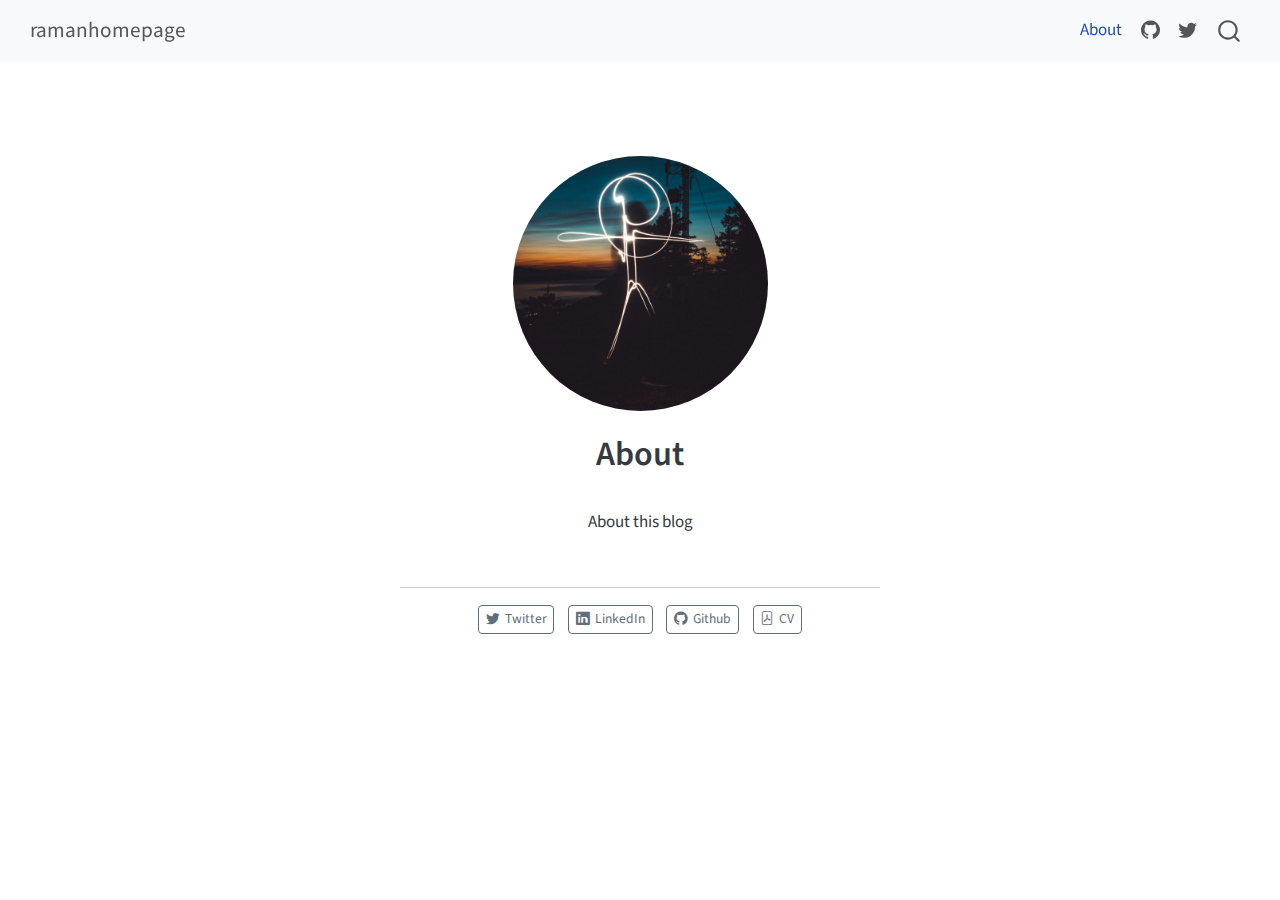
<file: about.html>
<!DOCTYPE html>
<html xmlns="http://www.w3.org/1999/xhtml" lang="en" xml:lang="en"><head>

<meta charset="utf-8">
<meta name="generator" content="quarto-1.7.26">

<meta name="viewport" content="width=device-width, initial-scale=1.0, user-scalable=yes">


<title>About – ramanhomepage</title>
<style>
code{white-space: pre-wrap;}
span.smallcaps{font-variant: small-caps;}
div.columns{display: flex; gap: min(4vw, 1.5em);}
div.column{flex: auto; overflow-x: auto;}
div.hanging-indent{margin-left: 1.5em; text-indent: -1.5em;}
ul.task-list{list-style: none;}
ul.task-list li input[type="checkbox"] {
  width: 0.8em;
  margin: 0 0.8em 0.2em -1em; /* quarto-specific, see https://github.com/quarto-dev/quarto-cli/issues/4556 */ 
  vertical-align: middle;
}
</style>


<script src="site_libs/quarto-nav/quarto-nav.js"></script>
<script src="site_libs/quarto-nav/headroom.min.js"></script>
<script src="site_libs/clipboard/clipboard.min.js"></script>
<script src="site_libs/quarto-search/autocomplete.umd.js"></script>
<script src="site_libs/quarto-search/fuse.min.js"></script>
<script src="site_libs/quarto-search/quarto-search.js"></script>
<meta name="quarto:offset" content="./">
<script src="site_libs/quarto-html/quarto.js" type="module"></script>
<script src="site_libs/quarto-html/tabsets/tabsets.js" type="module"></script>
<script src="site_libs/quarto-html/popper.min.js"></script>
<script src="site_libs/quarto-html/tippy.umd.min.js"></script>
<link href="site_libs/quarto-html/tippy.css" rel="stylesheet">
<link href="site_libs/quarto-html/quarto-syntax-highlighting-53f539a478d6ecd1be31ce9fd30fd81c.css" rel="stylesheet" id="quarto-text-highlighting-styles">
<script src="site_libs/bootstrap/bootstrap.min.js"></script>
<link href="site_libs/bootstrap/bootstrap-icons.css" rel="stylesheet">
<link href="site_libs/bootstrap/bootstrap-dfb324f25d9b1687192fa8be62ac8f9c.min.css" rel="stylesheet" append-hash="true" id="quarto-bootstrap" data-mode="light">
<script id="quarto-search-options" type="application/json">{
  "location": "navbar",
  "copy-button": false,
  "collapse-after": 3,
  "panel-placement": "end",
  "type": "overlay",
  "limit": 50,
  "keyboard-shortcut": [
    "f",
    "/",
    "s"
  ],
  "show-item-context": false,
  "language": {
    "search-no-results-text": "No results",
    "search-matching-documents-text": "matching documents",
    "search-copy-link-title": "Copy link to search",
    "search-hide-matches-text": "Hide additional matches",
    "search-more-match-text": "more match in this document",
    "search-more-matches-text": "more matches in this document",
    "search-clear-button-title": "Clear",
    "search-text-placeholder": "",
    "search-detached-cancel-button-title": "Cancel",
    "search-submit-button-title": "Submit",
    "search-label": "Search"
  }
}</script>


<link rel="stylesheet" href="styles.css">
</head>

<body class="nav-fixed fullcontent quarto-light">

<div id="quarto-search-results"></div>
  <header id="quarto-header" class="headroom fixed-top">
    <nav class="navbar navbar-expand-lg " data-bs-theme="dark">
      <div class="navbar-container container-fluid">
      <div class="navbar-brand-container mx-auto">
    <a class="navbar-brand" href="./index.html">
    <span class="navbar-title">ramanhomepage</span>
    </a>
  </div>
            <div id="quarto-search" class="" title="Search"></div>
          <button class="navbar-toggler" type="button" data-bs-toggle="collapse" data-bs-target="#navbarCollapse" aria-controls="navbarCollapse" role="menu" aria-expanded="false" aria-label="Toggle navigation" onclick="if (window.quartoToggleHeadroom) { window.quartoToggleHeadroom(); }">
  <span class="navbar-toggler-icon"></span>
</button>
          <div class="collapse navbar-collapse" id="navbarCollapse">
            <ul class="navbar-nav navbar-nav-scroll ms-auto">
  <li class="nav-item">
    <a class="nav-link active" href="./about.html" aria-current="page"> 
<span class="menu-text">About</span></a>
  </li>  
  <li class="nav-item compact">
    <a class="nav-link" href="https://github.com/kanaaraman"> <i class="bi bi-github" role="img">
</i> 
<span class="menu-text"></span></a>
  </li>  
  <li class="nav-item compact">
    <a class="nav-link" href="https://twitter.com"> <i class="bi bi-twitter" role="img">
</i> 
<span class="menu-text"></span></a>
  </li>  
</ul>
          </div> <!-- /navcollapse -->
            <div class="quarto-navbar-tools">
</div>
      </div> <!-- /container-fluid -->
    </nav>
</header>
<!-- content -->
<div id="quarto-content" class="quarto-container page-columns page-rows-contents page-layout-article page-navbar">
<!-- sidebar -->
<!-- margin-sidebar -->
    
<!-- main -->
<div class="quarto-about-jolla">
  <img src="profile.jpg" class="about-image
  round " style="height: 15em; width: 15em;">
 <header id="title-block-header" class="quarto-title-block default">
<div class="quarto-title">
<h1 class="title">About</h1>
</div>
<div class="quarto-title-meta">
  </div>
</header><main class="content" id="quarto-document-content">
<p>About this blog</p>


</main> 
  <hr class="about-sep">
   <div class="about-links">
  <a href="https://twitter.com" class="about-link" rel="" target="">
    <i class="bi bi-twitter"></i>
     <span class="about-link-text">Twitter</span>
  </a>
  <a href="https://linkedin.com" class="about-link" rel="" target="">
    <i class="bi bi-linkedin"></i>
     <span class="about-link-text">LinkedIn</span>
  </a>
  <a href="https://github.com" class="about-link" rel="" target="">
    <i class="bi bi-github"></i>
     <span class="about-link-text">Github</span>
  </a>
  <a href="/assets/CV.pdf" class="about-link" rel="" target="">
    <i class="bi bi-file-pdf"></i>
     <span class="about-link-text">CV</span>
  </a>
</div>
</div>
 <!-- /main -->
<script id="quarto-html-after-body" type="application/javascript">
  window.document.addEventListener("DOMContentLoaded", function (event) {
    const isCodeAnnotation = (el) => {
      for (const clz of el.classList) {
        if (clz.startsWith('code-annotation-')) {                     
          return true;
        }
      }
      return false;
    }
    const onCopySuccess = function(e) {
      // button target
      const button = e.trigger;
      // don't keep focus
      button.blur();
      // flash "checked"
      button.classList.add('code-copy-button-checked');
      var currentTitle = button.getAttribute("title");
      button.setAttribute("title", "Copied!");
      let tooltip;
      if (window.bootstrap) {
        button.setAttribute("data-bs-toggle", "tooltip");
        button.setAttribute("data-bs-placement", "left");
        button.setAttribute("data-bs-title", "Copied!");
        tooltip = new bootstrap.Tooltip(button, 
          { trigger: "manual", 
            customClass: "code-copy-button-tooltip",
            offset: [0, -8]});
        tooltip.show();    
      }
      setTimeout(function() {
        if (tooltip) {
          tooltip.hide();
          button.removeAttribute("data-bs-title");
          button.removeAttribute("data-bs-toggle");
          button.removeAttribute("data-bs-placement");
        }
        button.setAttribute("title", currentTitle);
        button.classList.remove('code-copy-button-checked');
      }, 1000);
      // clear code selection
      e.clearSelection();
    }
    const getTextToCopy = function(trigger) {
        const codeEl = trigger.previousElementSibling.cloneNode(true);
        for (const childEl of codeEl.children) {
          if (isCodeAnnotation(childEl)) {
            childEl.remove();
          }
        }
        return codeEl.innerText;
    }
    const clipboard = new window.ClipboardJS('.code-copy-button:not([data-in-quarto-modal])', {
      text: getTextToCopy
    });
    clipboard.on('success', onCopySuccess);
    if (window.document.getElementById('quarto-embedded-source-code-modal')) {
      const clipboardModal = new window.ClipboardJS('.code-copy-button[data-in-quarto-modal]', {
        text: getTextToCopy,
        container: window.document.getElementById('quarto-embedded-source-code-modal')
      });
      clipboardModal.on('success', onCopySuccess);
    }
      var localhostRegex = new RegExp(/^(?:http|https):\/\/localhost\:?[0-9]*\//);
      var mailtoRegex = new RegExp(/^mailto:/);
        var filterRegex = new RegExp("https:\/\/kanaaraman\.github\.io\/");
      var isInternal = (href) => {
          return filterRegex.test(href) || localhostRegex.test(href) || mailtoRegex.test(href);
      }
      // Inspect non-navigation links and adorn them if external
     var links = window.document.querySelectorAll('a[href]:not(.nav-link):not(.navbar-brand):not(.toc-action):not(.sidebar-link):not(.sidebar-item-toggle):not(.pagination-link):not(.no-external):not([aria-hidden]):not(.dropdown-item):not(.quarto-navigation-tool):not(.about-link)');
      for (var i=0; i<links.length; i++) {
        const link = links[i];
        if (!isInternal(link.href)) {
          // undo the damage that might have been done by quarto-nav.js in the case of
          // links that we want to consider external
          if (link.dataset.originalHref !== undefined) {
            link.href = link.dataset.originalHref;
          }
        }
      }
    function tippyHover(el, contentFn, onTriggerFn, onUntriggerFn) {
      const config = {
        allowHTML: true,
        maxWidth: 500,
        delay: 100,
        arrow: false,
        appendTo: function(el) {
            return el.parentElement;
        },
        interactive: true,
        interactiveBorder: 10,
        theme: 'quarto',
        placement: 'bottom-start',
      };
      if (contentFn) {
        config.content = contentFn;
      }
      if (onTriggerFn) {
        config.onTrigger = onTriggerFn;
      }
      if (onUntriggerFn) {
        config.onUntrigger = onUntriggerFn;
      }
      window.tippy(el, config); 
    }
    const noterefs = window.document.querySelectorAll('a[role="doc-noteref"]');
    for (var i=0; i<noterefs.length; i++) {
      const ref = noterefs[i];
      tippyHover(ref, function() {
        // use id or data attribute instead here
        let href = ref.getAttribute('data-footnote-href') || ref.getAttribute('href');
        try { href = new URL(href).hash; } catch {}
        const id = href.replace(/^#\/?/, "");
        const note = window.document.getElementById(id);
        if (note) {
          return note.innerHTML;
        } else {
          return "";
        }
      });
    }
    const xrefs = window.document.querySelectorAll('a.quarto-xref');
    const processXRef = (id, note) => {
      // Strip column container classes
      const stripColumnClz = (el) => {
        el.classList.remove("page-full", "page-columns");
        if (el.children) {
          for (const child of el.children) {
            stripColumnClz(child);
          }
        }
      }
      stripColumnClz(note)
      if (id === null || id.startsWith('sec-')) {
        // Special case sections, only their first couple elements
        const container = document.createElement("div");
        if (note.children && note.children.length > 2) {
          container.appendChild(note.children[0].cloneNode(true));
          for (let i = 1; i < note.children.length; i++) {
            const child = note.children[i];
            if (child.tagName === "P" && child.innerText === "") {
              continue;
            } else {
              container.appendChild(child.cloneNode(true));
              break;
            }
          }
          if (window.Quarto?.typesetMath) {
            window.Quarto.typesetMath(container);
          }
          return container.innerHTML
        } else {
          if (window.Quarto?.typesetMath) {
            window.Quarto.typesetMath(note);
          }
          return note.innerHTML;
        }
      } else {
        // Remove any anchor links if they are present
        const anchorLink = note.querySelector('a.anchorjs-link');
        if (anchorLink) {
          anchorLink.remove();
        }
        if (window.Quarto?.typesetMath) {
          window.Quarto.typesetMath(note);
        }
        if (note.classList.contains("callout")) {
          return note.outerHTML;
        } else {
          return note.innerHTML;
        }
      }
    }
    for (var i=0; i<xrefs.length; i++) {
      const xref = xrefs[i];
      tippyHover(xref, undefined, function(instance) {
        instance.disable();
        let url = xref.getAttribute('href');
        let hash = undefined; 
        if (url.startsWith('#')) {
          hash = url;
        } else {
          try { hash = new URL(url).hash; } catch {}
        }
        if (hash) {
          const id = hash.replace(/^#\/?/, "");
          const note = window.document.getElementById(id);
          if (note !== null) {
            try {
              const html = processXRef(id, note.cloneNode(true));
              instance.setContent(html);
            } finally {
              instance.enable();
              instance.show();
            }
          } else {
            // See if we can fetch this
            fetch(url.split('#')[0])
            .then(res => res.text())
            .then(html => {
              const parser = new DOMParser();
              const htmlDoc = parser.parseFromString(html, "text/html");
              const note = htmlDoc.getElementById(id);
              if (note !== null) {
                const html = processXRef(id, note);
                instance.setContent(html);
              } 
            }).finally(() => {
              instance.enable();
              instance.show();
            });
          }
        } else {
          // See if we can fetch a full url (with no hash to target)
          // This is a special case and we should probably do some content thinning / targeting
          fetch(url)
          .then(res => res.text())
          .then(html => {
            const parser = new DOMParser();
            const htmlDoc = parser.parseFromString(html, "text/html");
            const note = htmlDoc.querySelector('main.content');
            if (note !== null) {
              // This should only happen for chapter cross references
              // (since there is no id in the URL)
              // remove the first header
              if (note.children.length > 0 && note.children[0].tagName === "HEADER") {
                note.children[0].remove();
              }
              const html = processXRef(null, note);
              instance.setContent(html);
            } 
          }).finally(() => {
            instance.enable();
            instance.show();
          });
        }
      }, function(instance) {
      });
    }
        let selectedAnnoteEl;
        const selectorForAnnotation = ( cell, annotation) => {
          let cellAttr = 'data-code-cell="' + cell + '"';
          let lineAttr = 'data-code-annotation="' +  annotation + '"';
          const selector = 'span[' + cellAttr + '][' + lineAttr + ']';
          return selector;
        }
        const selectCodeLines = (annoteEl) => {
          const doc = window.document;
          const targetCell = annoteEl.getAttribute("data-target-cell");
          const targetAnnotation = annoteEl.getAttribute("data-target-annotation");
          const annoteSpan = window.document.querySelector(selectorForAnnotation(targetCell, targetAnnotation));
          const lines = annoteSpan.getAttribute("data-code-lines").split(",");
          const lineIds = lines.map((line) => {
            return targetCell + "-" + line;
          })
          let top = null;
          let height = null;
          let parent = null;
          if (lineIds.length > 0) {
              //compute the position of the single el (top and bottom and make a div)
              const el = window.document.getElementById(lineIds[0]);
              top = el.offsetTop;
              height = el.offsetHeight;
              parent = el.parentElement.parentElement;
            if (lineIds.length > 1) {
              const lastEl = window.document.getElementById(lineIds[lineIds.length - 1]);
              const bottom = lastEl.offsetTop + lastEl.offsetHeight;
              height = bottom - top;
            }
            if (top !== null && height !== null && parent !== null) {
              // cook up a div (if necessary) and position it 
              let div = window.document.getElementById("code-annotation-line-highlight");
              if (div === null) {
                div = window.document.createElement("div");
                div.setAttribute("id", "code-annotation-line-highlight");
                div.style.position = 'absolute';
                parent.appendChild(div);
              }
              div.style.top = top - 2 + "px";
              div.style.height = height + 4 + "px";
              div.style.left = 0;
              let gutterDiv = window.document.getElementById("code-annotation-line-highlight-gutter");
              if (gutterDiv === null) {
                gutterDiv = window.document.createElement("div");
                gutterDiv.setAttribute("id", "code-annotation-line-highlight-gutter");
                gutterDiv.style.position = 'absolute';
                const codeCell = window.document.getElementById(targetCell);
                const gutter = codeCell.querySelector('.code-annotation-gutter');
                gutter.appendChild(gutterDiv);
              }
              gutterDiv.style.top = top - 2 + "px";
              gutterDiv.style.height = height + 4 + "px";
            }
            selectedAnnoteEl = annoteEl;
          }
        };
        const unselectCodeLines = () => {
          const elementsIds = ["code-annotation-line-highlight", "code-annotation-line-highlight-gutter"];
          elementsIds.forEach((elId) => {
            const div = window.document.getElementById(elId);
            if (div) {
              div.remove();
            }
          });
          selectedAnnoteEl = undefined;
        };
          // Handle positioning of the toggle
      window.addEventListener(
        "resize",
        throttle(() => {
          elRect = undefined;
          if (selectedAnnoteEl) {
            selectCodeLines(selectedAnnoteEl);
          }
        }, 10)
      );
      function throttle(fn, ms) {
      let throttle = false;
      let timer;
        return (...args) => {
          if(!throttle) { // first call gets through
              fn.apply(this, args);
              throttle = true;
          } else { // all the others get throttled
              if(timer) clearTimeout(timer); // cancel #2
              timer = setTimeout(() => {
                fn.apply(this, args);
                timer = throttle = false;
              }, ms);
          }
        };
      }
        // Attach click handler to the DT
        const annoteDls = window.document.querySelectorAll('dt[data-target-cell]');
        for (const annoteDlNode of annoteDls) {
          annoteDlNode.addEventListener('click', (event) => {
            const clickedEl = event.target;
            if (clickedEl !== selectedAnnoteEl) {
              unselectCodeLines();
              const activeEl = window.document.querySelector('dt[data-target-cell].code-annotation-active');
              if (activeEl) {
                activeEl.classList.remove('code-annotation-active');
              }
              selectCodeLines(clickedEl);
              clickedEl.classList.add('code-annotation-active');
            } else {
              // Unselect the line
              unselectCodeLines();
              clickedEl.classList.remove('code-annotation-active');
            }
          });
        }
    const findCites = (el) => {
      const parentEl = el.parentElement;
      if (parentEl) {
        const cites = parentEl.dataset.cites;
        if (cites) {
          return {
            el,
            cites: cites.split(' ')
          };
        } else {
          return findCites(el.parentElement)
        }
      } else {
        return undefined;
      }
    };
    var bibliorefs = window.document.querySelectorAll('a[role="doc-biblioref"]');
    for (var i=0; i<bibliorefs.length; i++) {
      const ref = bibliorefs[i];
      const citeInfo = findCites(ref);
      if (citeInfo) {
        tippyHover(citeInfo.el, function() {
          var popup = window.document.createElement('div');
          citeInfo.cites.forEach(function(cite) {
            var citeDiv = window.document.createElement('div');
            citeDiv.classList.add('hanging-indent');
            citeDiv.classList.add('csl-entry');
            var biblioDiv = window.document.getElementById('ref-' + cite);
            if (biblioDiv) {
              citeDiv.innerHTML = biblioDiv.innerHTML;
            }
            popup.appendChild(citeDiv);
          });
          return popup.innerHTML;
        });
      }
    }
  });
  </script>
</div> <!-- /content -->




</body></html>
</file>
<file: site_libs/quarto-html/tippy.css>
.tippy-box[data-animation=fade][data-state=hidden]{opacity:0}[data-tippy-root]{max-width:calc(100vw - 10px)}.tippy-box{position:relative;background-color:#333;color:#fff;border-radius:4px;font-size:14px;line-height:1.4;white-space:normal;outline:0;transition-property:transform,visibility,opacity}.tippy-box[data-placement^=top]>.tippy-arrow{bottom:0}.tippy-box[data-placement^=top]>.tippy-arrow:before{bottom:-7px;left:0;border-width:8px 8px 0;border-top-color:initial;transform-origin:center top}.tippy-box[data-placement^=bottom]>.tippy-arrow{top:0}.tippy-box[data-placement^=bottom]>.tippy-arrow:before{top:-7px;left:0;border-width:0 8px 8px;border-bottom-color:initial;transform-origin:center bottom}.tippy-box[data-placement^=left]>.tippy-arrow{right:0}.tippy-box[data-placement^=left]>.tippy-arrow:before{border-width:8px 0 8px 8px;border-left-color:initial;right:-7px;transform-origin:center left}.tippy-box[data-placement^=right]>.tippy-arrow{left:0}.tippy-box[data-placement^=right]>.tippy-arrow:before{left:-7px;border-width:8px 8px 8px 0;border-right-color:initial;transform-origin:center right}.tippy-box[data-inertia][data-state=visible]{transition-timing-function:cubic-bezier(.54,1.5,.38,1.11)}.tippy-arrow{width:16px;height:16px;color:#333}.tippy-arrow:before{content:"";position:absolute;border-color:transparent;border-style:solid}.tippy-content{position:relative;padding:5px 9px;z-index:1}
</file>
<file: site_libs/quarto-html/quarto-syntax-highlighting-53f539a478d6ecd1be31ce9fd30fd81c.css>
/* quarto syntax highlight colors */
:root {
  --quarto-hl-ot-color: #003B4F;
  --quarto-hl-at-color: #657422;
  --quarto-hl-ss-color: #20794D;
  --quarto-hl-an-color: #5E5E5E;
  --quarto-hl-fu-color: #4758AB;
  --quarto-hl-st-color: #20794D;
  --quarto-hl-cf-color: #003B4F;
  --quarto-hl-op-color: #5E5E5E;
  --quarto-hl-er-color: #AD0000;
  --quarto-hl-bn-color: #AD0000;
  --quarto-hl-al-color: #AD0000;
  --quarto-hl-va-color: #111111;
  --quarto-hl-bu-color: inherit;
  --quarto-hl-ex-color: inherit;
  --quarto-hl-pp-color: #AD0000;
  --quarto-hl-in-color: #5E5E5E;
  --quarto-hl-vs-color: #20794D;
  --quarto-hl-wa-color: #5E5E5E;
  --quarto-hl-do-color: #5E5E5E;
  --quarto-hl-im-color: #00769E;
  --quarto-hl-ch-color: #20794D;
  --quarto-hl-dt-color: #AD0000;
  --quarto-hl-fl-color: #AD0000;
  --quarto-hl-co-color: #5E5E5E;
  --quarto-hl-cv-color: #5E5E5E;
  --quarto-hl-cn-color: #8f5902;
  --quarto-hl-sc-color: #5E5E5E;
  --quarto-hl-dv-color: #AD0000;
  --quarto-hl-kw-color: #003B4F;
}

/* other quarto variables */
:root {
  --quarto-font-monospace: SFMono-Regular, Menlo, Monaco, Consolas, "Liberation Mono", "Courier New", monospace;
}

/* syntax highlight based on Pandoc's rules */
pre > code.sourceCode > span {
  color: #003B4F;
}

code.sourceCode > span {
  color: #003B4F;
}

div.sourceCode,
div.sourceCode pre.sourceCode {
  color: #003B4F;
}

/* Normal */
code span {
  color: #003B4F;
}

/* Alert */
code span.al {
  color: #AD0000;
  font-style: inherit;
}

/* Annotation */
code span.an {
  color: #5E5E5E;
  font-style: inherit;
}

/* Attribute */
code span.at {
  color: #657422;
  font-style: inherit;
}

/* BaseN */
code span.bn {
  color: #AD0000;
  font-style: inherit;
}

/* BuiltIn */
code span.bu {
  font-style: inherit;
}

/* ControlFlow */
code span.cf {
  color: #003B4F;
  font-weight: bold;
  font-style: inherit;
}

/* Char */
code span.ch {
  color: #20794D;
  font-style: inherit;
}

/* Constant */
code span.cn {
  color: #8f5902;
  font-style: inherit;
}

/* Comment */
code span.co {
  color: #5E5E5E;
  font-style: inherit;
}

/* CommentVar */
code span.cv {
  color: #5E5E5E;
  font-style: italic;
}

/* Documentation */
code span.do {
  color: #5E5E5E;
  font-style: italic;
}

/* DataType */
code span.dt {
  color: #AD0000;
  font-style: inherit;
}

/* DecVal */
code span.dv {
  color: #AD0000;
  font-style: inherit;
}

/* Error */
code span.er {
  color: #AD0000;
  font-style: inherit;
}

/* Extension */
code span.ex {
  font-style: inherit;
}

/* Float */
code span.fl {
  color: #AD0000;
  font-style: inherit;
}

/* Function */
code span.fu {
  color: #4758AB;
  font-style: inherit;
}

/* Import */
code span.im {
  color: #00769E;
  font-style: inherit;
}

/* Information */
code span.in {
  color: #5E5E5E;
  font-style: inherit;
}

/* Keyword */
code span.kw {
  color: #003B4F;
  font-weight: bold;
  font-style: inherit;
}

/* Operator */
code span.op {
  color: #5E5E5E;
  font-style: inherit;
}

/* Other */
code span.ot {
  color: #003B4F;
  font-style: inherit;
}

/* Preprocessor */
code span.pp {
  color: #AD0000;
  font-style: inherit;
}

/* SpecialChar */
code span.sc {
  color: #5E5E5E;
  font-style: inherit;
}

/* SpecialString */
code span.ss {
  color: #20794D;
  font-style: inherit;
}

/* String */
code span.st {
  color: #20794D;
  font-style: inherit;
}

/* Variable */
code span.va {
  color: #111111;
  font-style: inherit;
}

/* VerbatimString */
code span.vs {
  color: #20794D;
  font-style: inherit;
}

/* Warning */
code span.wa {
  color: #5E5E5E;
  font-style: italic;
}

.prevent-inlining {
  content: "</";
}

/*# sourceMappingURL=e773f2f89ab5f3a36531a9dadf45ed43.css.map */
</file>
<file: styles.css>
/* css styles */
</file>
